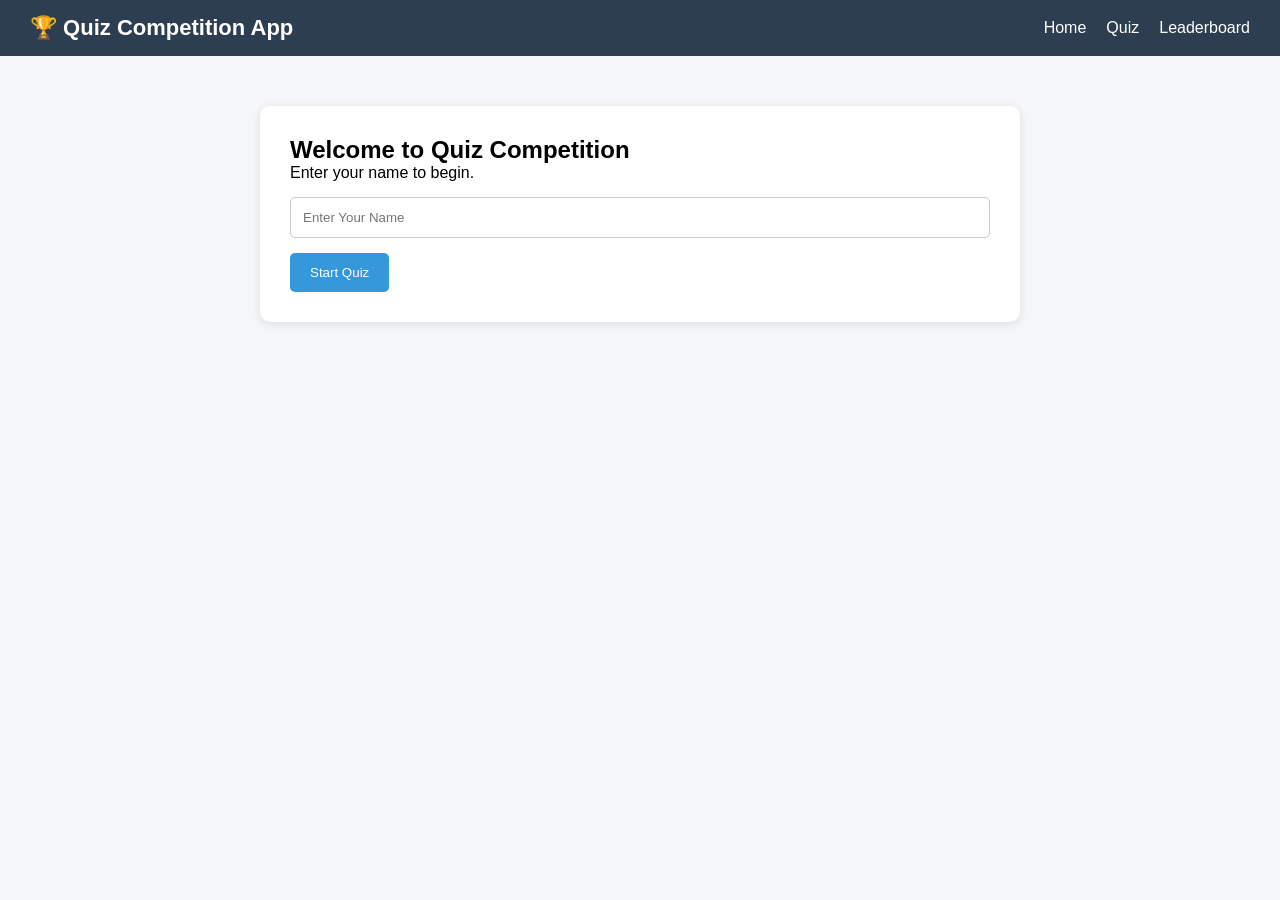
<file: index.html>
<!DOCTYPE html>
<html lang="en">
<head>
<meta charset="UTF-8">
<meta name="viewport" content="width=device-width, initial-scale=1.0">

<title>Quiz Competition App</title>

<style>

*{
    margin:0;
    padding:0;
    box-sizing:border-box;
    font-family:Arial, sans-serif;
}

body{
    background:#f4f6f9;
}

/* Navbar */
.navbar{
    background:#2c3e50;
    color:white;
    padding:15px 30px;
    display:flex;
    justify-content:space-between;
    align-items:center;
}

.logo{
    font-size:22px;
    font-weight:bold;
}

.nav-links{
    list-style:none;
    display:flex;
    gap:20px;
}

.nav-links a{
    color:white;
    text-decoration:none;
}

/* Container */
.container{
    max-width:800px;
    margin:30px auto;
    padding:20px;
}

/* Screens */
.screen{
    display:none;
    background:white;
    padding:30px;
    border-radius:10px;
    box-shadow:0 2px 10px rgba(0,0,0,.1);
}

.screen.active{
    display:block;
}

/* Start Screen */
#playerName{
    width:100%;
    padding:12px;
    margin:15px 0;
    border:1px solid #ccc;
    border-radius:5px;
}

button{
    background:#3498db;
    color:white;
    border:none;
    padding:12px 20px;
    border-radius:5px;
    cursor:pointer;
}

button:hover{
    background:#2980b9;
}

/* Quiz */
.quiz-header{
    display:flex;
    justify-content:space-between;
    margin-bottom:20px;
}

#question{
    font-size:22px;
    margin-bottom:20px;
}

.option{
    display:block;
    width:100%;
    margin:10px 0;
    padding:12px;
    border:1px solid #ddd;
    border-radius:5px;
    background:white;
    text-align:left;
    color:black;
}

.option:hover{
    background:#ecf0f1;
}

.correct{
    background:#2ecc71 !important;
    color:white;
}

.wrong{
    background:#e74c3c !important;
    color:white;
}

#nextBtn{
    margin-top:15px;
    display:none;
}

/* Result */
.result-box{
    text-align:center;
}

.score{
    font-size:40px;
    color:#27ae60;
    margin:20px 0;
}

/* Leaderboard */
table{
    width:100%;
    border-collapse:collapse;
    margin-top:20px;
}

table th,
table td{
    border:1px solid #ddd;
    padding:10px;
    text-align:center;
}

table th{
    background:#3498db;
    color:white;
}

</style>
</head>
<body>

<nav class="navbar">
    <div class="logo">🏆 Quiz Competition App</div>
    <ul class="nav-links">
        <li><a href="#">Home</a></li>
        <li><a href="#">Quiz</a></li>
        <li><a href="#">Leaderboard</a></li>
    </ul>
</nav>

<div class="container">

    <!-- Start Screen -->
    <div id="startScreen" class="screen active">
        <h2>Welcome to Quiz Competition</h2>
        <p>Enter your name to begin.</p>

        <input
            type="text"
            id="playerName"
            placeholder="Enter Your Name"
        >

        <button onclick="startQuiz()">
            Start Quiz
        </button>
    </div>

    <!-- Quiz Screen -->
    <div id="quizScreen" class="screen">

        <div class="quiz-header">
            <h3 id="playerDisplay"></h3>
            <h3>⏱ <span id="timer">15</span>s</h3>
        </div>

        <h2 id="question"></h2>

        <div id="answers"></div>

        <button id="nextBtn" onclick="nextQuestion()">
            Next Question
        </button>

    </div>

    <!-- Result Screen -->
    <div id="resultScreen" class="screen">
        <div class="result-box">

            <h2>Quiz Completed 🎉</h2>

            <div class="score">
                <span id="finalScore">0</span>
            </div>

            <p id="resultText"></p>

            <button onclick="restartQuiz()">
                Play Again
            </button>

        </div>

        <h2 style="margin-top:30px;">
            Leaderboard
        </h2>

        <table>
            <thead>
                <tr>
                    <th>Rank</th>
                    <th>Name</th>
                    <th>Score</th>
                </tr>
            </thead>
            <tbody id="leaderboard">
            </tbody>
        </table>

    </div>

</div>

<script>

const quizData = [
{
    question:"A web developer is responsible for?",
    options:[
        "Building Websites", 
        "Repairing hardware", 
        "Managing bank accounts", 
        "Designing roads"
    ],
    answer:"Building Websites"
},
{
    question:"HTTP stands for?",
    options:[
        "HyperText Transfer Protocol", 
        "High Transfer Text Program", 
        "Hyper Tool Transfer Process", 
        "Home Text Transfer Protocol"

    ],
    answer:"HyperText Transfer Protocol"
},
{
    question:"HTML stands for?",
    options:[
        "Hyper Text Markup Language",
        "High Text Machine Language",
        "Home Tool Markup Language",
        "Hyper Tool Multi Language"
    ],
    answer:"Hyper Text Markup Language"
},
{
    question:"Who invented Java?",
    options:[
        "James Gosling",
        "Bill Gates",
        "Elon Musk",
        "Mark Zuckerberg"
    ],
    answer:"James Gosling"
},
{
    question:"2 + 2 × 5 = ?",
    options:["20","12","10","14"],
    answer:"12"
}
];

let currentQuestion = 0;
let score = 0;
let timer;
let timeLeft = 15;
let playerName = "";

function startQuiz(){

    playerName =
        document.getElementById("playerName").value;

    if(playerName.trim()===""){
        alert("Enter your name");
        return;
    }

    document
        .getElementById("playerDisplay")
        .innerText = "Player: " + playerName;

    document
        .getElementById("startScreen")
        .classList.remove("active");

    document
        .getElementById("quizScreen")
        .classList.add("active");

    loadQuestion();
}

function loadQuestion(){

    clearInterval(timer);

    timeLeft = 15;

    document.getElementById("timer")
    .innerText = timeLeft;

    timer = setInterval(() => {

        timeLeft--;

        document.getElementById("timer")
        .innerText = timeLeft;

        if(timeLeft <= 0){

            clearInterval(timer);

            document
            .getElementById("nextBtn")
            .style.display = "block";
        }

    },1000);

    const q = quizData[currentQuestion];

    document.getElementById("question")
    .innerText = q.question;

    const answers =
    document.getElementById("answers");

    answers.innerHTML = "";

    q.options.forEach(option => {

        const btn =
        document.createElement("button");

        btn.innerText = option;

        btn.classList.add("option");

        btn.onclick = () =>
            checkAnswer(btn, option);

        answers.appendChild(btn);

    });

    document
        .getElementById("nextBtn")
        .style.display = "none";
}

function checkAnswer(button, selected){

    clearInterval(timer);

    const correct =
    quizData[currentQuestion].answer;

    const options =
    document.querySelectorAll(".option");

    options.forEach(opt => {

        opt.disabled = true;

        if(opt.innerText === correct){
            opt.classList.add("correct");
        }

    });

    if(selected === correct){

        score++;

    }else{

        button.classList.add("wrong");

    }

    document
    .getElementById("nextBtn")
    .style.display = "block";
}

function nextQuestion(){

    currentQuestion++;

    if(currentQuestion < quizData.length){

        loadQuestion();

    }else{

        showResult();

    }
}

function showResult(){

    document
        .getElementById("quizScreen")
        .classList.remove("active");

    document
        .getElementById("resultScreen")
        .classList.add("active");

    document
        .getElementById("finalScore")
        .innerText =
        score + " / " + quizData.length;

    document
        .getElementById("resultText")
        .innerText =
        playerName +
        ", you scored " +
        score +
        " points.";

    saveLeaderboard();
}

function saveLeaderboard(){

    let leaderboard =
        JSON.parse(
        localStorage.getItem("leaderboard")
        ) || [];

    leaderboard.push({
        name:playerName,
        score:score
    });

    leaderboard.sort((a,b)=>
        b.score - a.score
    );

    localStorage.setItem(
        "leaderboard",
        JSON.stringify(leaderboard)
    );

    displayLeaderboard();
}

function displayLeaderboard(){

    const board =
    JSON.parse(
        localStorage.getItem("leaderboard")
    ) || [];

    const tbody =
    document.getElementById("leaderboard");

    tbody.innerHTML = "";

    board.slice(0,10).forEach((user,index)=>{

        tbody.innerHTML += `
        <tr>
            <td>${index+1}</td>
            <td>${user.name}</td>
            <td>${user.score}</td>
        </tr>
        `;
    });
}

function restartQuiz(){

    location.reload();
}

displayLeaderboard();

</script>

</body>
</html>
</file>
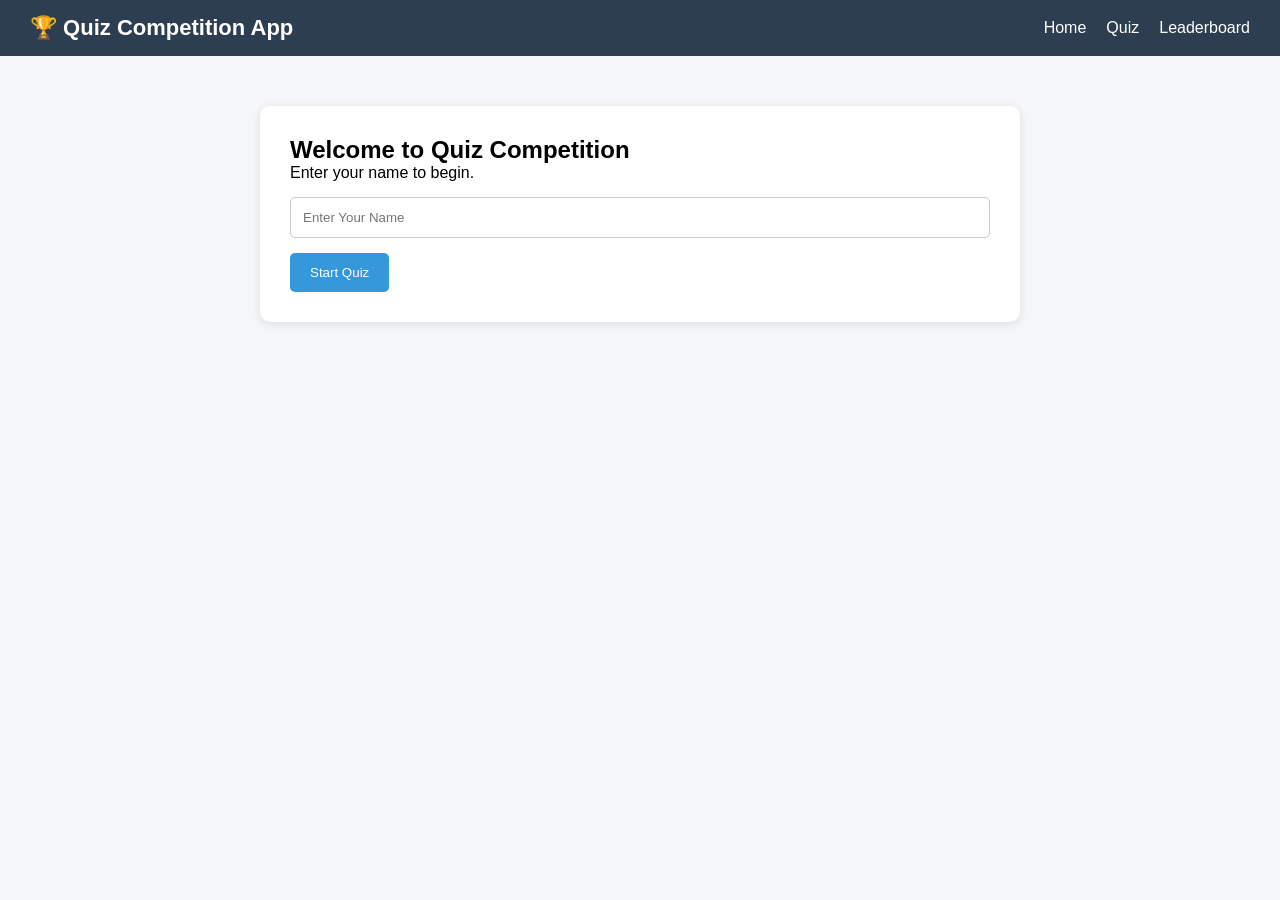
<file: public/index.html>
<!DOCTYPE html>
<html lang="en">
<head>
<meta charset="UTF-8">
<meta name="viewport" content="width=device-width, initial-scale=1.0">

<title>Quiz Competition App</title>

<style>

*{
    margin:0;
    padding:0;
    box-sizing:border-box;
    font-family:Arial, sans-serif;
}

body{
    background:#f4f6f9;
}

/* Navbar */
.navbar{
    background:#2c3e50;
    color:white;
    padding:15px 30px;
    display:flex;
    justify-content:space-between;
    align-items:center;
}

.logo{
    font-size:22px;
    font-weight:bold;
}

.nav-links{
    list-style:none;
    display:flex;
    gap:20px;
}

.nav-links a{
    color:white;
    text-decoration:none;
}

/* Container */
.container{
    max-width:800px;
    margin:30px auto;
    padding:20px;
}

/* Screens */
.screen{
    display:none;
    background:white;
    padding:30px;
    border-radius:10px;
    box-shadow:0 2px 10px rgba(0,0,0,.1);
}

.screen.active{
    display:block;
}

/* Start Screen */
#playerName{
    width:100%;
    padding:12px;
    margin:15px 0;
    border:1px solid #ccc;
    border-radius:5px;
}

button{
    background:#3498db;
    color:white;
    border:none;
    padding:12px 20px;
    border-radius:5px;
    cursor:pointer;
}

button:hover{
    background:#2980b9;
}

/* Quiz */
.quiz-header{
    display:flex;
    justify-content:space-between;
    margin-bottom:20px;
}

#question{
    font-size:22px;
    margin-bottom:20px;
}

.option{
    display:block;
    width:100%;
    margin:10px 0;
    padding:12px;
    border:1px solid #ddd;
    border-radius:5px;
    background:white;
    text-align:left;
    color:black;
}

.option:hover{
    background:#ecf0f1;
}

.correct{
    background:#2ecc71 !important;
    color:white;
}

.wrong{
    background:#e74c3c !important;
    color:white;
}

#nextBtn{
    margin-top:15px;
    display:none;
}

/* Result */
.result-box{
    text-align:center;
}

.score{
    font-size:40px;
    color:#27ae60;
    margin:20px 0;
}

/* Leaderboard */
table{
    width:100%;
    border-collapse:collapse;
    margin-top:20px;
}

table th,
table td{
    border:1px solid #ddd;
    padding:10px;
    text-align:center;
}

table th{
    background:#3498db;
    color:white;
}

</style>
</head>
<body>

<nav class="navbar">
    <div class="logo">🏆 Quiz Competition App</div>
    <ul class="nav-links">
        <li><a href="#">Home</a></li>
        <li><a href="#">Quiz</a></li>
        <li><a href="#">Leaderboard</a></li>
    </ul>
</nav>

<div class="container">

    <!-- Start Screen -->
    <div id="startScreen" class="screen active">
        <h2>Welcome to Quiz Competition</h2>
        <p>Enter your name to begin.</p>

        <input
            type="text"
            id="playerName"
            placeholder="Enter Your Name"
        >

        <button onclick="startQuiz()">
            Start Quiz
        </button>
    </div>

    <!-- Quiz Screen -->
    <div id="quizScreen" class="screen">

        <div class="quiz-header">
            <h3 id="playerDisplay"></h3>
            <h3>⏱ <span id="timer">15</span>s</h3>
        </div>

        <h2 id="question"></h2>

        <div id="answers"></div>

        <button id="nextBtn" onclick="nextQuestion()">
            Next Question
        </button>

    </div>

    <!-- Result Screen -->
    <div id="resultScreen" class="screen">
        <div class="result-box">

            <h2>Quiz Completed 🎉</h2>

            <div class="score">
                <span id="finalScore">0</span>
            </div>

            <p id="resultText"></p>

            <button onclick="restartQuiz()">
                Play Again
            </button>

        </div>

        <h2 style="margin-top:30px;">
            Leaderboard
        </h2>

        <table>
            <thead>
                <tr>
                    <th>Rank</th>
                    <th>Name</th>
                    <th>Score</th>
                </tr>
            </thead>
            <tbody id="leaderboard">
            </tbody>
        </table>

    </div>

</div>

<script>

const quizData = [
{
    question:"A web developer is responsible for?",
    options:[
        "Building Websites", 
        "Repairing hardware", 
        "Managing bank accounts", 
        "Designing roads"
    ],
    answer:"Building Websites"
},
{
    question:"HTTP stands for?",
    options:[
        "HyperText Transfer Protocol", 
        "High Transfer Text Program", 
        "Hyper Tool Transfer Process", 
        "Home Text Transfer Protocol"

    ],
    answer:"HyperText Transfer Protocol"
},
{
    question:"HTML stands for?",
    options:[
        "Hyper Text Markup Language",
        "High Text Machine Language",
        "Home Tool Markup Language",
        "Hyper Tool Multi Language"
    ],
    answer:"Hyper Text Markup Language"
},
{
    question:"Who invented Java?",
    options:[
        "James Gosling",
        "Bill Gates",
        "Elon Musk",
        "Mark Zuckerberg"
    ],
    answer:"James Gosling"
},
{
    question:"2 + 2 × 5 = ?",
    options:["20","12","10","14"],
    answer:"12"
}
];

let currentQuestion = 0;
let score = 0;
let timer;
let timeLeft = 15;
let playerName = "";

function startQuiz(){

    playerName =
        document.getElementById("playerName").value;

    if(playerName.trim()===""){
        alert("Enter your name");
        return;
    }

    document
        .getElementById("playerDisplay")
        .innerText = "Player: " + playerName;

    document
        .getElementById("startScreen")
        .classList.remove("active");

    document
        .getElementById("quizScreen")
        .classList.add("active");

    loadQuestion();
}

function loadQuestion(){

    clearInterval(timer);

    timeLeft = 15;

    document.getElementById("timer")
    .innerText = timeLeft;

    timer = setInterval(() => {

        timeLeft--;

        document.getElementById("timer")
        .innerText = timeLeft;

        if(timeLeft <= 0){

            clearInterval(timer);

            document
            .getElementById("nextBtn")
            .style.display = "block";
        }

    },1000);

    const q = quizData[currentQuestion];

    document.getElementById("question")
    .innerText = q.question;

    const answers =
    document.getElementById("answers");

    answers.innerHTML = "";

    q.options.forEach(option => {

        const btn =
        document.createElement("button");

        btn.innerText = option;

        btn.classList.add("option");

        btn.onclick = () =>
            checkAnswer(btn, option);

        answers.appendChild(btn);

    });

    document
        .getElementById("nextBtn")
        .style.display = "none";
}

function checkAnswer(button, selected){

    clearInterval(timer);

    const correct =
    quizData[currentQuestion].answer;

    const options =
    document.querySelectorAll(".option");

    options.forEach(opt => {

        opt.disabled = true;

        if(opt.innerText === correct){
            opt.classList.add("correct");
        }

    });

    if(selected === correct){

        score++;

    }else{

        button.classList.add("wrong");

    }

    document
    .getElementById("nextBtn")
    .style.display = "block";
}

function nextQuestion(){

    currentQuestion++;

    if(currentQuestion < quizData.length){

        loadQuestion();

    }else{

        showResult();

    }
}

function showResult(){

    document
        .getElementById("quizScreen")
        .classList.remove("active");

    document
        .getElementById("resultScreen")
        .classList.add("active");

    document
        .getElementById("finalScore")
        .innerText =
        score + " / " + quizData.length;

    document
        .getElementById("resultText")
        .innerText =
        playerName +
        ", you scored " +
        score +
        " points.";

    saveLeaderboard();
}

function saveLeaderboard(){

    let leaderboard =
        JSON.parse(
        localStorage.getItem("leaderboard")
        ) || [];

    leaderboard.push({
        name:playerName,
        score:score
    });

    leaderboard.sort((a,b)=>
        b.score - a.score
    );

    localStorage.setItem(
        "leaderboard",
        JSON.stringify(leaderboard)
    );

    displayLeaderboard();
}

function displayLeaderboard(){

    const board =
    JSON.parse(
        localStorage.getItem("leaderboard")
    ) || [];

    const tbody =
    document.getElementById("leaderboard");

    tbody.innerHTML = "";

    board.slice(0,10).forEach((user,index)=>{

        tbody.innerHTML += `
        <tr>
            <td>${index+1}</td>
            <td>${user.name}</td>
            <td>${user.score}</td>
        </tr>
        `;
    });
}

function restartQuiz(){

    location.reload();
}

displayLeaderboard();

</script>

</body>
</html>
</file>
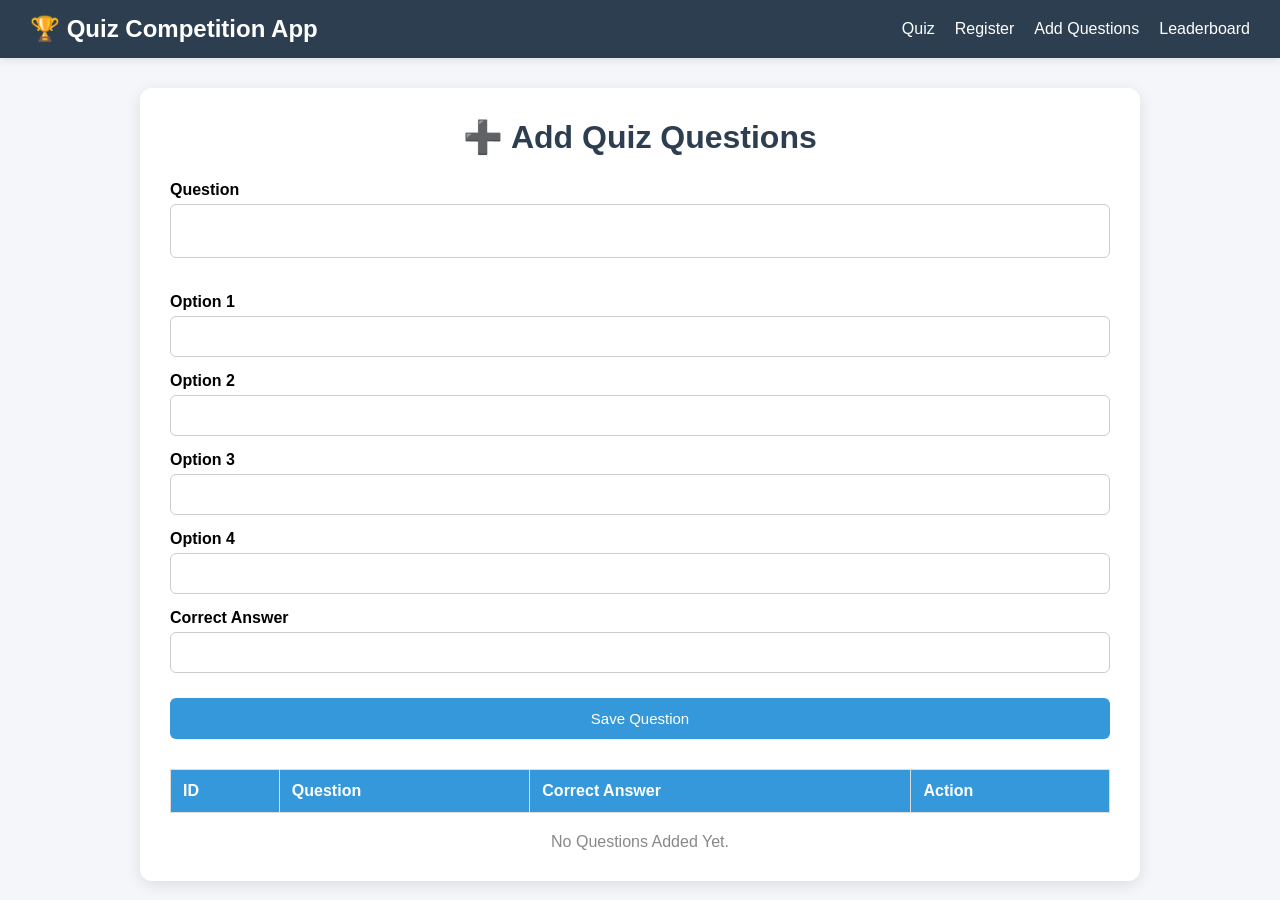
<file: add-questions.html>
<!DOCTYPE html>

<html lang="en">
<head>
<meta charset="UTF-8">
<meta name="viewport" content="width=device-width, initial-scale=1.0">

<title>Add Questions - Quiz Competition App</title>

<link rel="stylesheet" href="style.css">

<style>

.admin-container{
    max-width:1000px;
    margin:30px auto;
    background:#fff;
    padding:30px;
    border-radius:12px;
    box-shadow:0 4px 15px rgba(0,0,0,0.1);
}

.admin-title{
    text-align:center;
    margin-bottom:25px;
    color:#2c3e50;
}

.form-group{
    margin-bottom:15px;
}

.form-group label{
    display:block;
    margin-bottom:5px;
    font-weight:bold;
}

.form-group input{
    width:100%;
    padding:12px;
    border:1px solid #ccc;
    border-radius:6px;
}

.save-btn{
    width:100%;
    margin-top:10px;
}

.question-table{
    width:100%;
    margin-top:30px;
    border-collapse:collapse;
}

.question-table th,
.question-table td{
    border:1px solid #ddd;
    padding:12px;
    text-align:left;
}

.question-table th{
    background:#3498db;
    color:white;
}

.delete-btn{
    background:#e74c3c;
}

.delete-btn:hover{
    background:#c0392b;
}

.empty{
    text-align:center;
    color:#888;
    margin-top:20px;
}

</style>

</head>
<body>

<nav class="navbar">
    <div class="logo">🏆 Quiz Competition App</div>


<ul class="nav-links">
    <li><a href="index.html">Quiz</a></li>
    <li><a href="register.html">Register</a></li>
    <li><a href="add-questions.html">Add Questions</a></li>
    <li><a href="leaderboard.html">Leaderboard</a></li>
</ul>


</nav>

<div class="admin-container">


<h1 class="admin-title">
    ➕ Add Quiz Questions
</h1>

<div class="form-group">
    <label>Question</label>
    <input type="text" id="question">
</div>

<div class="form-group">
    <label>Option 1</label>
    <input type="text" id="option1">
</div>

<div class="form-group">
    <label>Option 2</label>
    <input type="text" id="option2">
</div>

<div class="form-group">
    <label>Option 3</label>
    <input type="text" id="option3">
</div>

<div class="form-group">
    <label>Option 4</label>
    <input type="text" id="option4">
</div>

<div class="form-group">
    <label>Correct Answer</label>
    <input type="text" id="answer">
</div>

<button class="save-btn" onclick="addQuestion()">
    Save Question
</button>

<table class="question-table">

    <thead>
        <tr>
            <th>ID</th>
            <th>Question</th>
            <th>Correct Answer</th>
            <th>Action</th>
        </tr>
    </thead>

    <tbody id="questionTable"></tbody>

</table>

<p id="emptyMessage" class="empty">
    No Questions Added Yet.
</p>


</div>

<script>

function addQuestion(){

    let question =
    document.getElementById("question").value.trim();

    let option1 =
    document.getElementById("option1").value.trim();

    let option2 =
    document.getElementById("option2").value.trim();

    let option3 =
    document.getElementById("option3").value.trim();

    let option4 =
    document.getElementById("option4").value.trim();

    let answer =
    document.getElementById("answer").value.trim();

    if(
        !question ||
        !option1 ||
        !option2 ||
        !option3 ||
        !option4 ||
        !answer
    ){
        alert("Please fill all fields.");
        return;
    }

    let questions =
    JSON.parse(localStorage.getItem("quizQuestions"))
    || [];

    questions.push({
        question:question,
        options:[
            option1,
            option2,
            option3,
            option4
        ],
        answer:answer
    });

    localStorage.setItem(
        "quizQuestions",
        JSON.stringify(questions)
    );

    clearForm();
    loadQuestions();

    alert("Question Added Successfully!");
}

function clearForm(){

    document.getElementById("question").value = "";
    document.getElementById("option1").value = "";
    document.getElementById("option2").value = "";
    document.getElementById("option3").value = "";
    document.getElementById("option4").value = "";
    document.getElementById("answer").value = "";
}

function loadQuestions(){

    let questions =
    JSON.parse(localStorage.getItem("quizQuestions"))
    || [];

    let table =
    document.getElementById("questionTable");

    let emptyMessage =
    document.getElementById("emptyMessage");

    table.innerHTML = "";

    if(questions.length === 0){

        emptyMessage.style.display = "block";
        return;
    }

    emptyMessage.style.display = "none";

    questions.forEach((q,index)=>{

        table.innerHTML += `
        <tr>
            <td>${index + 1}</td>
            <td>${q.question}</td>
            <td>${q.answer}</td>
            <td>
                <button
                class="delete-btn"
                onclick="deleteQuestion(${index})">
                Delete
                </button>
            </td>
        </tr>
        `;
    });
}

function deleteQuestion(index){

    if(confirm("Delete this question?")){

        let questions =
        JSON.parse(localStorage.getItem("quizQuestions"))
        || [];

        questions.splice(index,1);

        localStorage.setItem(
            "quizQuestions",
            JSON.stringify(questions)
        );

        loadQuestions();
    }
}

loadQuestions();

</script>

</body>
</html>
</file>
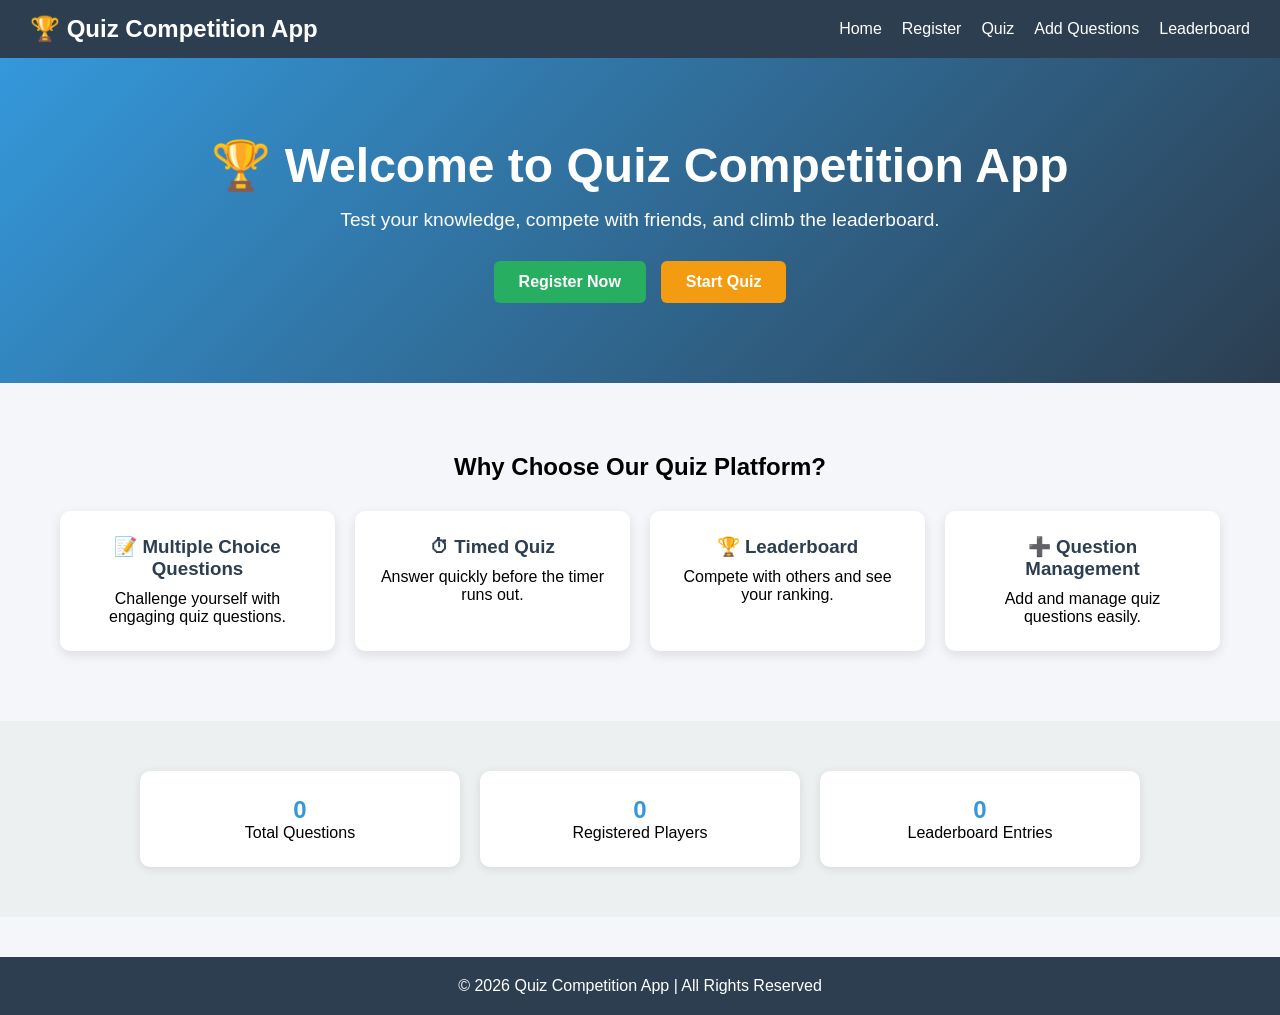
<file: home.html>
<!DOCTYPE html>

<html lang="en">
<head>
<meta charset="UTF-8">
<meta name="viewport" content="width=device-width, initial-scale=1.0">

<title>Quiz Competition App - Home</title>

<link rel="stylesheet" href="style.css">

<style>

.hero{
    text-align:center;
    padding:80px 20px;
    background:linear-gradient(135deg,#3498db,#2c3e50);
    color:white;
}

.hero h1{
    font-size:3rem;
    margin-bottom:15px;
}

.hero p{
    font-size:1.2rem;
    margin-bottom:30px;
}

.hero-buttons{
    display:flex;
    justify-content:center;
    gap:15px;
    flex-wrap:wrap;
}

.hero-buttons a{
    text-decoration:none;
}

.btn{
    display:inline-block;
    padding:12px 25px;
    border-radius:6px;
    font-weight:bold;
}

.btn-primary{
    background:#27ae60;
    color:white;
}

.btn-secondary{
    background:#f39c12;
    color:white;
}

.features{
    max-width:1200px;
    margin:50px auto;
    padding:20px;
}

.features h2{
    text-align:center;
    margin-bottom:30px;
}

.feature-grid{
    display:grid;
    grid-template-columns:repeat(auto-fit,minmax(250px,1fr));
    gap:20px;
}

.feature-card{
    background:white;
    padding:25px;
    border-radius:10px;
    text-align:center;
    box-shadow:0 4px 12px rgba(0,0,0,.1);
}

.feature-card h3{
    margin-bottom:10px;
    color:#2c3e50;
}

.stats{
    background:#ecf0f1;
    padding:50px 20px;
}

.stats-grid{
    max-width:1000px;
    margin:auto;
    display:grid;
    grid-template-columns:repeat(auto-fit,minmax(200px,1fr));
    gap:20px;
}

.stat-card{
    background:white;
    text-align:center;
    padding:25px;
    border-radius:10px;
    box-shadow:0 2px 10px rgba(0,0,0,.1);
}

.stat-card h2{
    color:#3498db;
}

.footer{
    background:#2c3e50;
    color:white;
    text-align:center;
    padding:20px;
    margin-top:40px;
}

</style>

</head>
<body>

<nav class="navbar">
    <div class="logo">🏆 Quiz Competition App</div>

<ul class="nav-links">
    <li><a href="home.html">Home</a></li>
    <li><a href="register.html">Register</a></li>
    <li><a href="index.html">Quiz</a></li>
    <li><a href="add-questions.html">Add Questions</a></li>
    <li><a href="leaderboard.html">Leaderboard</a></li>
</ul>


</nav>

<section class="hero">

<h1>🏆 Welcome to Quiz Competition App</h1>

<p>
    Test your knowledge, compete with friends,
    and climb the leaderboard.
</p>

<div class="hero-buttons">
    <a href="register.html" class="btn btn-primary">
        Register Now
    </a>

    <a href="index.html" class="btn btn-secondary">
        Start Quiz
    </a>
</div>


</section>

<section class="features">


<h2>Why Choose Our Quiz Platform?</h2>

<div class="feature-grid">

    <div class="feature-card">
        <h3>📝 Multiple Choice Questions</h3>
        <p>Challenge yourself with engaging quiz questions.</p>
    </div>

    <div class="feature-card">
        <h3>⏱ Timed Quiz</h3>
        <p>Answer quickly before the timer runs out.</p>
    </div>

    <div class="feature-card">
        <h3>🏆 Leaderboard</h3>
        <p>Compete with others and see your ranking.</p>
    </div>

    <div class="feature-card">
        <h3>➕ Question Management</h3>
        <p>Add and manage quiz questions easily.</p>
    </div>

</div>

</section>

<section class="stats">

<div class="stats-grid">

    <div class="stat-card">
        <h2 id="totalQuestions">0</h2>
        <p>Total Questions</p>
    </div>

    <div class="stat-card">
        <h2 id="totalPlayers">0</h2>
        <p>Registered Players</p>
    </div>

    <div class="stat-card">
        <h2 id="leaderboardCount">0</h2>
        <p>Leaderboard Entries</p>
    </div>

</div>


</section>

<footer class="footer">
    <p>
        © 2026 Quiz Competition App | All Rights Reserved
    </p>
</footer>

<script>

let questions =
JSON.parse(localStorage.getItem("quizQuestions"))
|| [];

let users =
JSON.parse(localStorage.getItem("quizUsers"))
|| [];

let leaderboard =
JSON.parse(localStorage.getItem("leaderboard"))
|| [];

document.getElementById("totalQuestions")
.innerText = questions.length;

document.getElementById("totalPlayers")
.innerText = users.length;

document.getElementById("leaderboardCount")
.innerText = leaderboard.length;

</script>

</body>
</html>
</file>
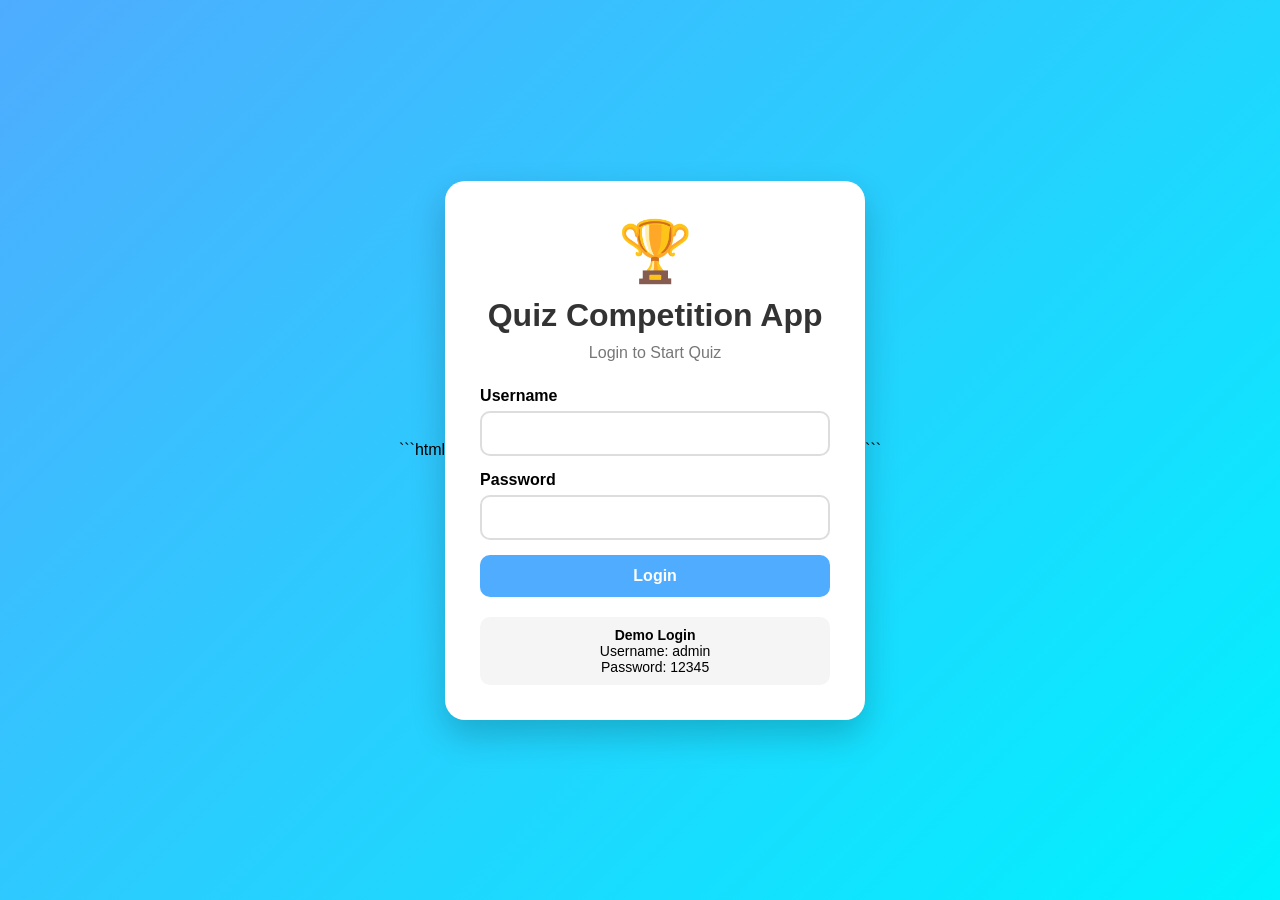
<file: login.html>
```html
<!DOCTYPE html>
<html lang="en">
<head>
<meta charset="UTF-8">
<meta name="viewport" content="width=device-width, initial-scale=1.0">
<title>Quiz Competition App - Login</title>

<style>
*{
    margin:0;
    padding:0;
    box-sizing:border-box;
    font-family:'Segoe UI',sans-serif;
}

body{
    min-height:100vh;
    display:flex;
    justify-content:center;
    align-items:center;
    background:linear-gradient(135deg,#4facfe,#00f2fe);
}

.login-container{
    width:100%;
    max-width:420px;
    background:#fff;
    padding:35px;
    border-radius:20px;
    box-shadow:0 15px 35px rgba(0,0,0,0.2);
}

.logo{
    text-align:center;
    font-size:60px;
    margin-bottom:10px;
}

h1{
    text-align:center;
    color:#333;
    margin-bottom:10px;
}

.subtitle{
    text-align:center;
    color:#777;
    margin-bottom:25px;
}

.form-group{
    margin-bottom:15px;
}

.form-group label{
    display:block;
    margin-bottom:6px;
    font-weight:600;
}

.form-group input{
    width:100%;
    padding:12px;
    border:2px solid #ddd;
    border-radius:10px;
    font-size:15px;
}

.form-group input:focus{
    outline:none;
    border-color:#4facfe;
}

.login-btn{
    width:100%;
    padding:12px;
    background:#4facfe;
    color:white;
    border:none;
    border-radius:10px;
    font-size:16px;
    cursor:pointer;
    font-weight:bold;
}

.login-btn:hover{
    background:#2196f3;
}

.message{
    text-align:center;
    color:red;
    margin-bottom:10px;
}

.demo{
    margin-top:20px;
    background:#f5f5f5;
    padding:10px;
    border-radius:10px;
    text-align:center;
    font-size:14px;
}
</style>
</head>
<body>

<div class="login-container">

    <div class="logo">🏆</div>

    <h1>Quiz Competition App</h1>

    <p class="subtitle">
        Login to Start Quiz
    </p>

    <div id="message" class="message"></div>

    <form id="loginForm">

        <div class="form-group">
            <label>Username</label>
            <input type="text" id="username" required>
        </div>

        <div class="form-group">
            <label>Password</label>
            <input type="password" id="password" required>
        </div>

        <button type="submit" class="login-btn">
            Login
        </button>

    </form>

    <div class="demo">
        <strong>Demo Login</strong><br>
        Username: admin<br>
        Password: 12345
    </div>

</div>

<script>

document.getElementById("loginForm")
.addEventListener("submit", function(e){

    e.preventDefault();

    let username =
    document.getElementById("username").value;

    let password =
    document.getElementById("password").value;

    if(username === "rimi" &&
       password === "12345"){

        localStorage.setItem(
            "quizUser",
            username
        );

        alert("Login Successful!");

        window.location.href = "index.html";

    }else{

        document.getElementById("message")
        .innerHTML =
        "Invalid Username or Password";

    }

});
</script>

</body>
</html>
```
</file>
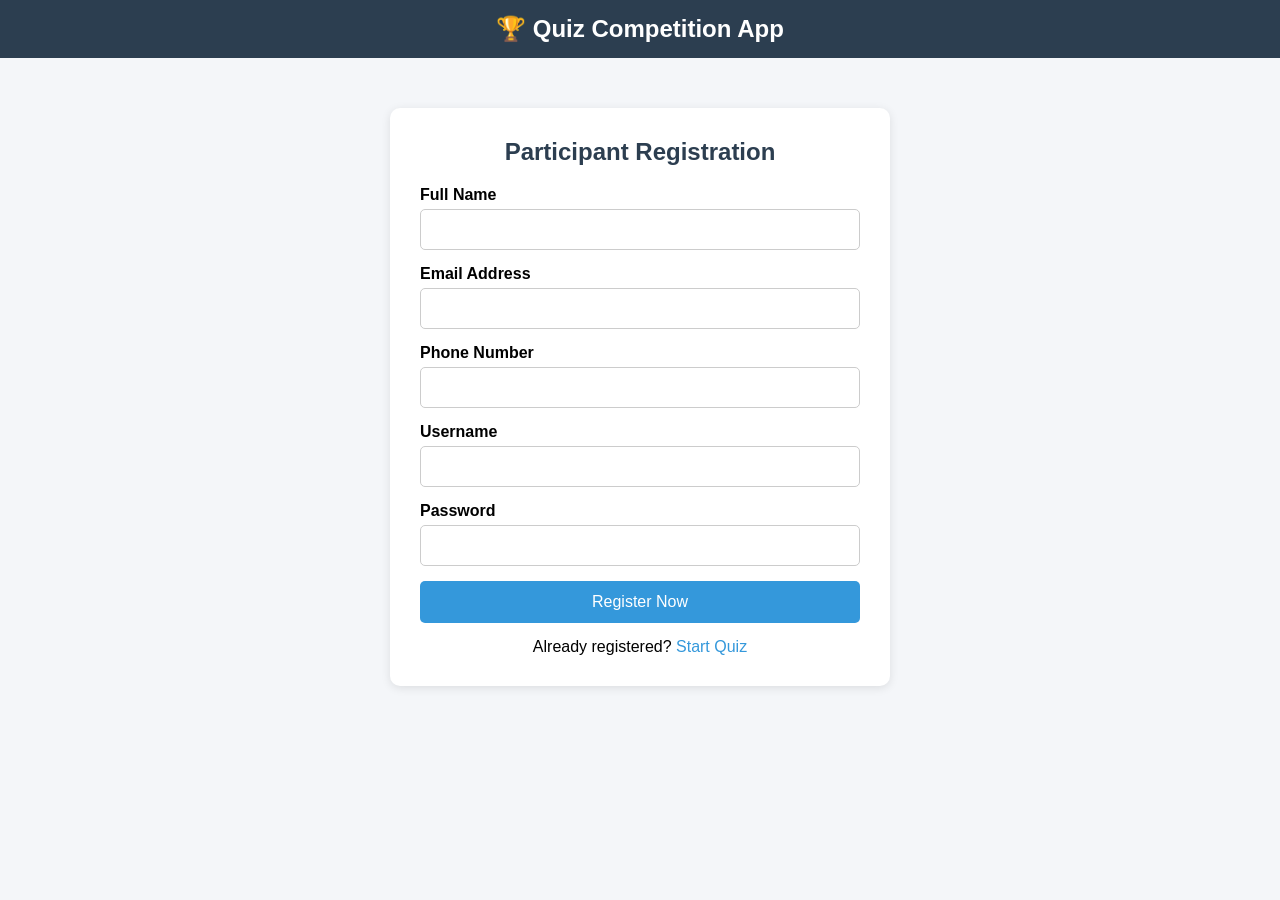
<file: register.html>
<!DOCTYPE html>
<html lang="en">
<head>
<meta charset="UTF-8">
<meta name="viewport" content="width=device-width, initial-scale=1.0">

<title>Quiz Competition - Register</title>

<style>

*{
    margin:0;
    padding:0;
    box-sizing:border-box;
    font-family:Arial,sans-serif;
}

body{
    background:#f4f6f9;
}

.navbar{
    background:#2c3e50;
    color:white;
    padding:15px 30px;
    text-align:center;
}

.navbar h1{
    font-size:24px;
}

.container{
    width:100%;
    max-width:500px;
    margin:50px auto;
    background:white;
    padding:30px;
    border-radius:10px;
    box-shadow:0 2px 10px rgba(0,0,0,.1);
}

h2{
    text-align:center;
    margin-bottom:20px;
    color:#2c3e50;
}

.form-group{
    margin-bottom:15px;
}

label{
    display:block;
    margin-bottom:5px;
    font-weight:bold;
}

input{
    width:100%;
    padding:12px;
    border:1px solid #ccc;
    border-radius:5px;
}

button{
    width:100%;
    padding:12px;
    border:none;
    border-radius:5px;
    background:#3498db;
    color:white;
    font-size:16px;
    cursor:pointer;
}

button:hover{
    background:#2980b9;
}

.login-link{
    text-align:center;
    margin-top:15px;
}

.login-link a{
    color:#3498db;
    text-decoration:none;
}

.success{
    color:green;
    text-align:center;
    margin-top:15px;
}

</style>
</head>
<body>

<div class="navbar">
    <h1>🏆 Quiz Competition App</h1>
</div>

<div class="container">

    <h2>Participant Registration</h2>

    <form id="registerForm">

        <div class="form-group">
            <label>Full Name</label>
            <input type="text" id="name" required>
        </div>

        <div class="form-group">
            <label>Email Address</label>
            <input type="email" id="email" required>
        </div>

        <div class="form-group">
            <label>Phone Number</label>
            <input type="tel" id="phone" required>
        </div>

        <div class="form-group">
            <label>Username</label>
            <input type="text" id="username" required>
        </div>

        <div class="form-group">
            <label>Password</label>
            <input type="password" id="password" required>
        </div>

        <button type="submit">
            Register Now
        </button>

    </form>

    <div id="message" class="success"></div>

    <div class="login-link">
        Already registered?
        <a href="index.html">Start Quiz</a>
    </div>

</div>

<script>

document.getElementById("registerForm")
.addEventListener("submit", function(e){

    e.preventDefault();

    let name =
    document.getElementById("name").value;

    let email =
    document.getElementById("email").value;

    let phone =
    document.getElementById("phone").value;

    let username =
    document.getElementById("username").value;

    let password =
    document.getElementById("password").value;

    let users =
    JSON.parse(localStorage.getItem("quizUsers"))
    || [];

    users.push({
        name:name,
        email:email,
        phone:phone,
        username:username,
        password:password
    });

    localStorage.setItem(
        "quizUsers",
        JSON.stringify(users)
    );

    document.getElementById("message")
    .innerHTML =
    "✅ Registration Successful! Redirecting to Quiz...";

    setTimeout(() => {

        localStorage.setItem(
            "currentPlayer",
            name
        );

        window.location.href = "index.html";

    },2000);

});

</script>

</body>
</html>
</file>
<file: style.css>
/* Reset */

*{
    margin:0;
    padding:0;
    box-sizing:border-box;
    font-family:Arial, sans-serif;
}

body{
    background:#f4f6f9;
    min-height:100vh;
}

/* Navigation Bar */

.navbar{
    background:#2c3e50;
    color:#fff;
    padding:15px 30px;
    display:flex;
    justify-content:space-between;
    align-items:center;
    box-shadow:0 2px 8px rgba(0,0,0,0.1);
}

.logo{
    font-size:24px;
    font-weight:bold;
}

.nav-links{
    list-style:none;
    display:flex;
    gap:20px;
}

.nav-links li{
    display:inline-block;
}

.nav-links a{
    color:white;
    text-decoration:none;
    font-weight:500;
    transition:0.3s;
}

.nav-links a:hover{
    color:#3498db;
}

/* Main Container */

.container{
    max-width:850px;
    margin:30px auto;
    padding:20px;
}

/* Screens */

.screen{
    display:none;
    background:white;
    padding:30px;
    border-radius:12px;
    box-shadow:0 4px 15px rgba(0,0,0,0.1);
}

.screen.active{
    display:block;
}

/* Start Screen */

#startScreen h2{
    margin-bottom:10px;
    color:#2c3e50;
}

#startScreen p{
    margin-bottom:15px;
    color:#555;
}

#playerName{
    width:100%;
    padding:12px;
    border:1px solid #ccc;
    border-radius:6px;
    margin-bottom:15px;
    font-size:16px;
}

/* Buttons */

button{
    background:#3498db;
    color:white;
    border:none;
    padding:12px 20px;
    border-radius:6px;
    cursor:pointer;
    font-size:15px;
    transition:0.3s;
}

button:hover{
    background:#2980b9;
}

/* Quiz Header */

.quiz-header{
    display:flex;
    justify-content:space-between;
    align-items:center;
    margin-bottom:25px;
    font-weight:bold;
}

#question{
    font-size:24px;
    margin-bottom:20px;
    color:#2c3e50;
}

/* Options */

.option{
    width:100%;
    display:block;
    text-align:left;
    background:#fff;
    color:#333;
    border:1px solid #ddd;
    margin-bottom:10px;
    padding:12px;
    border-radius:6px;
    transition:0.3s;
}

.option:hover{
    background:#ecf0f1;
}

.correct{
    background:#2ecc71 !important;
    color:white !important;
}

.wrong{
    background:#e74c3c !important;
    color:white !important;
}

/* Next Button */

#nextBtn{
    margin-top:15px;
    display:none;
}

/* Result Screen */

.result-box{
    text-align:center;
}

.result-box h2{
    color:#2c3e50;
}

.score{
    font-size:42px;
    color:#27ae60;
    font-weight:bold;
    margin:20px 0;
}

#resultText{
    font-size:18px;
    margin-bottom:20px;
}

/* Leaderboard */

table{
    width:100%;
    border-collapse:collapse;
    margin-top:20px;
    background:white;
}

table th,
table td{
    border:1px solid #ddd;
    padding:12px;
    text-align:center;
}

table th{
    background:#3498db;
    color:white;
}

table tr:nth-child(even){
    background:#f8f9fa;
}

table tr:hover{
    background:#eef5ff;
}

/* Timer */

#timer{
    color:#e74c3c;
    font-weight:bold;
}

/* Responsive Design */

@media(max-width:768px){

    .navbar{
        flex-direction:column;
        gap:10px;
    }

    .nav-links{
        flex-wrap:wrap;
        justify-content:center;
    }

    .quiz-header{
        flex-direction:column;
        gap:10px;
        text-align:center;
    }

    #question{
        font-size:20px;
    }

    .container{
        padding:15px;
    }

    .screen{
        padding:20px;
    }

}
</file>
